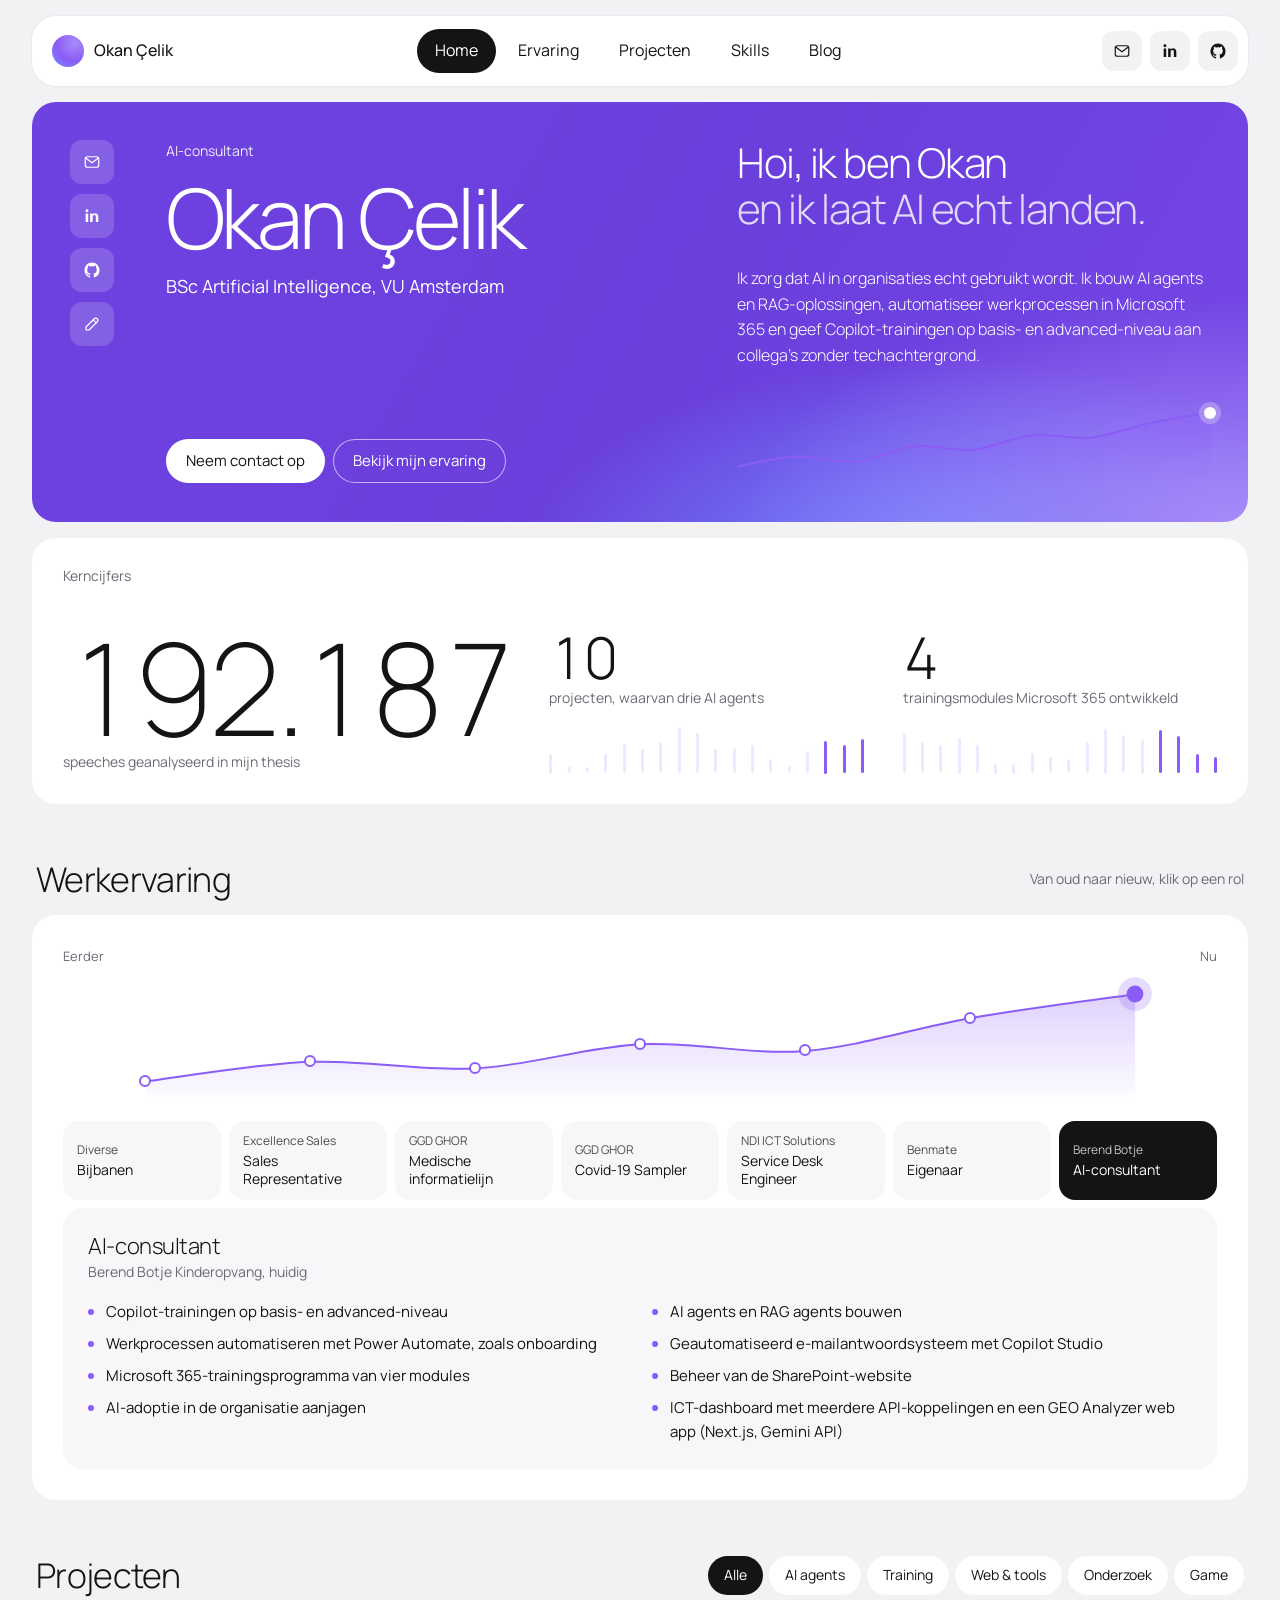
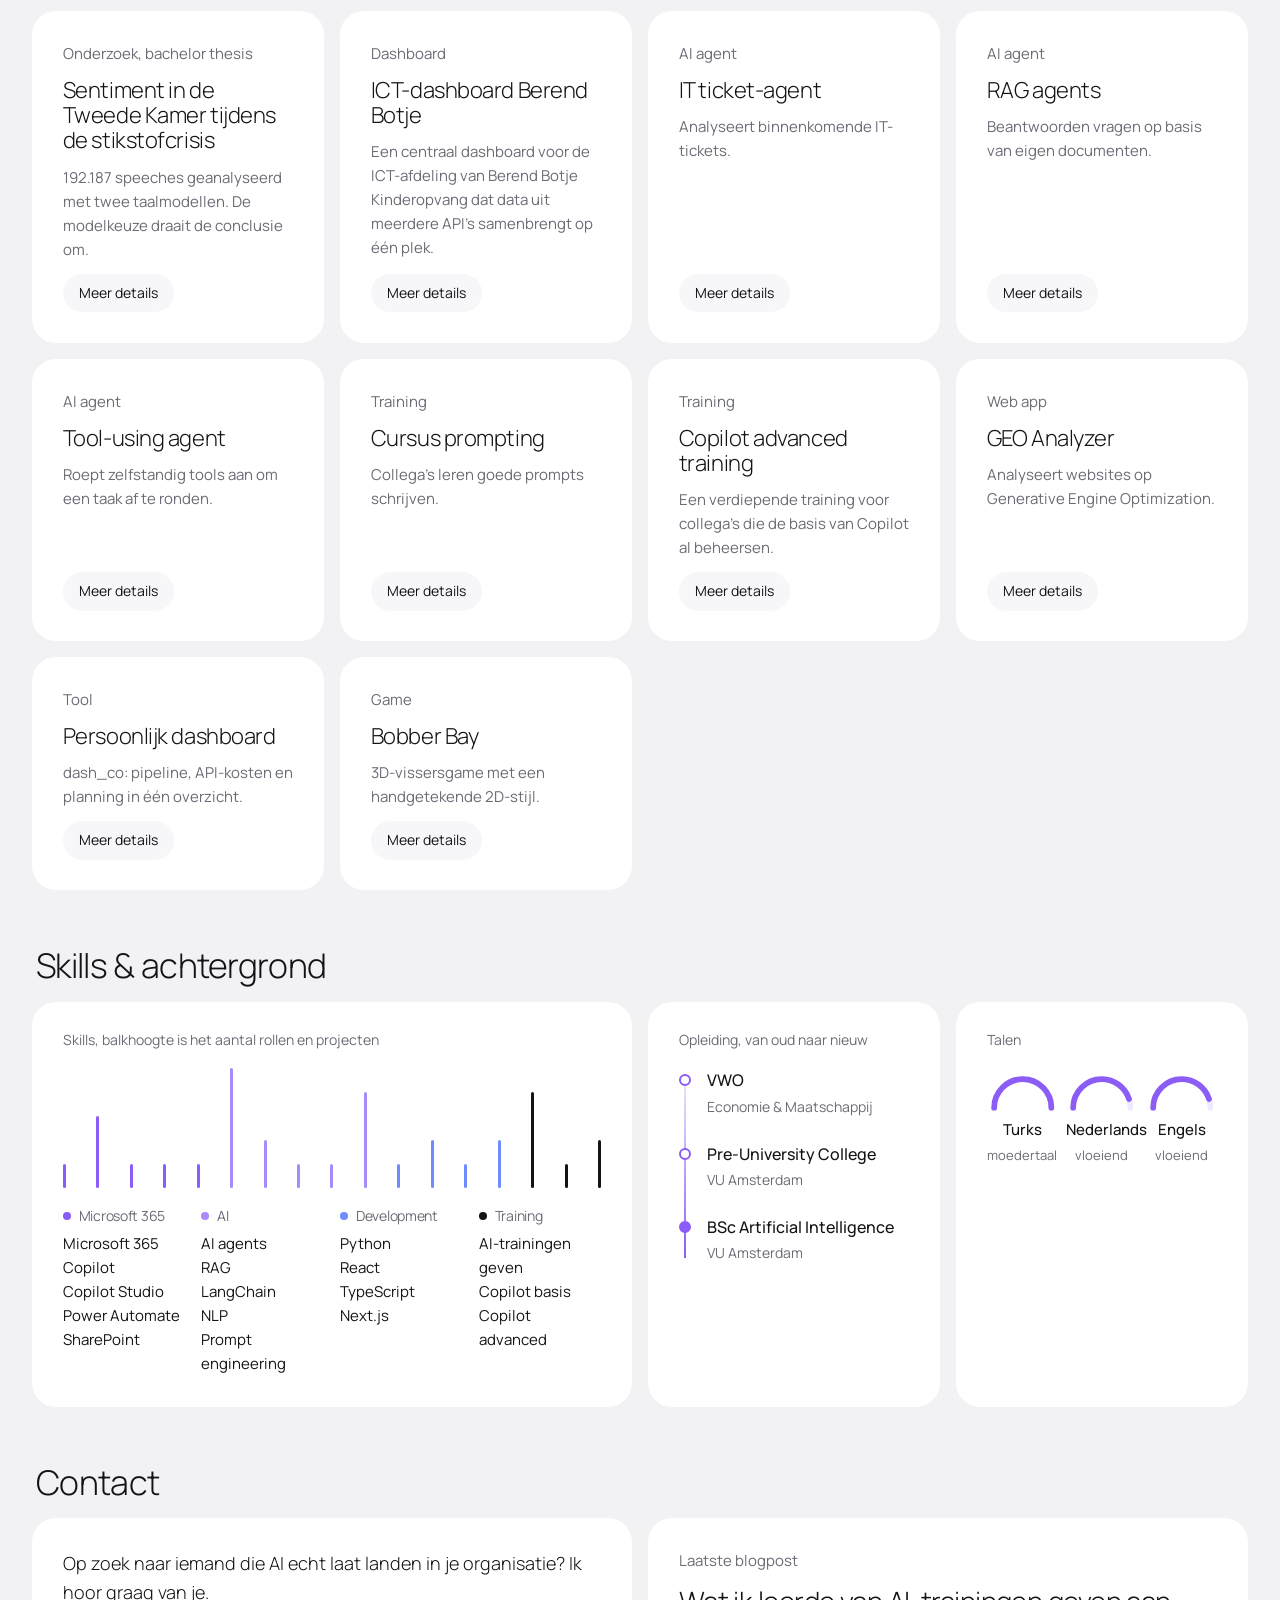
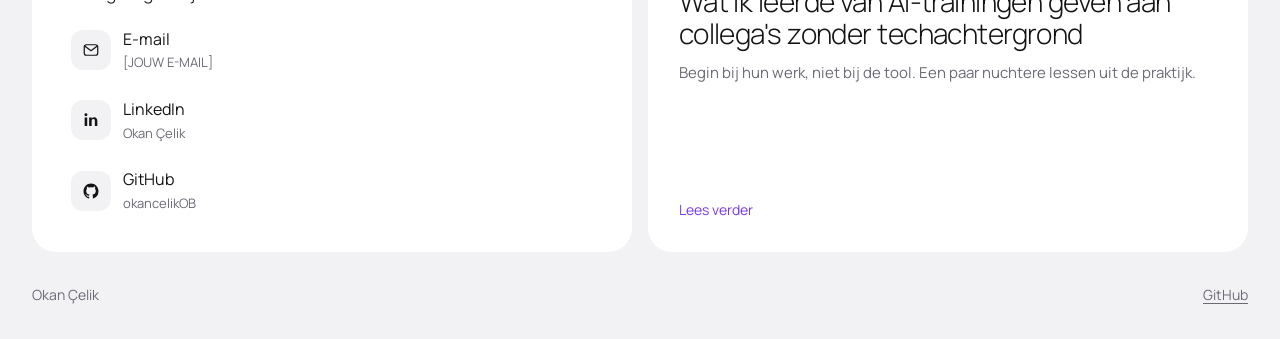
<file: index.html>
<!DOCTYPE html>
<html lang="nl">
<head>
  <meta charset="UTF-8">
  <meta name="viewport" content="width=device-width, initial-scale=1">
  <title>Okan Çelik, AI-consultant</title>
  <meta name="description" content="Okan Çelik, AI-consultant en BSc Artificial Intelligence (VU Amsterdam). Ervaring met AI agents, RAG, Copilot-trainingen en procesautomatisering.">
  <link rel="icon" href="assets/favicon.svg" type="image/svg+xml">
  <link rel="preconnect" href="https://fonts.googleapis.com">
  <link rel="preconnect" href="https://fonts.gstatic.com" crossorigin>
  <link href="https://fonts.googleapis.com/css2?family=Manrope:wght@200;300;400;500&display=swap" rel="stylesheet">
  <link rel="stylesheet" href="style.css">
  <script src="script.js" defer></script>
</head>
<body>
<a class="skip-link" href="#main">Naar de inhoud</a>

<div class="wrap">
  <header class="site-header">
    <a class="logo" href="index.html"><span class="logo-mark" aria-hidden="true"></span>Okan Çelik</a>
    <nav class="nav" aria-label="Hoofdnavigatie">
      <ul>
        <li><a href="index.html#overzicht" aria-current="true">Home</a></li>
        <li><a href="index.html#ervaring">Ervaring</a></li>
        <li><a href="index.html#projecten">Projecten</a></li>
        <li><a href="index.html#skills">Skills</a></li>
        <li><a href="blog/">Blog</a></li>
      </ul>
    </nav>
    <div class="icon-links">
      <!-- INVULLEN: e-mailadres -->
      <a class="icon-btn" href="mailto:[JOUW E-MAIL]" aria-label="E-mail">
        <svg viewBox="0 0 24 24" fill="none" stroke="currentColor" stroke-width="1.6" stroke-linecap="round" stroke-linejoin="round" aria-hidden="true"><rect x="3" y="5" width="18" height="14" rx="3"/><path d="m4 7 8 6 8-6"/></svg>
      </a>
      <!-- INVULLEN: LinkedIn-URL -->
      <a class="icon-btn" href="[JOUW LINKEDIN-URL]" aria-label="LinkedIn">
        <svg viewBox="0 0 24 24" fill="currentColor" aria-hidden="true"><path d="M6.94 8.5H3.56V20h3.38V8.5ZM5.25 3a1.97 1.97 0 1 0 0 3.94 1.97 1.97 0 0 0 0-3.94Zm15.19 10.3c0-3.1-1.66-4.98-4.32-4.98-1.92 0-2.78 1.06-3.26 1.8V8.5H9.5V20h3.38v-6.06c0-1.6.3-3.14 2.28-3.14 1.95 0 1.98 1.82 1.98 3.24V20h3.3v-6.7Z"/></svg>
      </a>
      <a class="icon-btn" href="https://github.com/okancelikOB" aria-label="GitHub">
        <svg viewBox="0 0 24 24" fill="currentColor" aria-hidden="true"><path d="M12 2C6.48 2 2 6.58 2 12.23c0 4.52 2.87 8.35 6.84 9.7.5.1.68-.22.68-.49l-.01-1.73c-2.78.62-3.37-1.37-3.37-1.37-.46-1.18-1.11-1.5-1.11-1.5-.91-.64.07-.62.07-.62 1 .07 1.53 1.06 1.53 1.06.9 1.57 2.35 1.12 2.92.86.09-.67.35-1.12.63-1.38-2.22-.26-4.56-1.14-4.56-5.07 0-1.12.39-2.04 1.03-2.76-.1-.26-.45-1.3.1-2.71 0 0 .84-.28 2.75 1.05A9.36 9.36 0 0 1 12 6.84c.85 0 1.7.12 2.5.34 1.9-1.33 2.74-1.05 2.74-1.05.55 1.41.2 2.45.1 2.71.64.72 1.03 1.64 1.03 2.76 0 3.94-2.34 4.8-4.57 5.06.36.32.68.94.68 1.9l-.01 2.81c0 .27.18.6.69.49A10.26 10.26 0 0 0 22 12.23C22 6.58 17.52 2 12 2Z"/></svg>
      </a>
    </div>
  </header>

  <main id="main">

    <!-- 1. INTRO -->
    <section class="bento" id="overzicht" aria-label="Introductie">
      <div class="panel hero">
        <nav class="hero-rail" aria-label="Snelkoppelingen">
          <!-- INVULLEN: e-mailadres -->
          <a class="icon-btn" href="mailto:[JOUW E-MAIL]" aria-label="E-mail"><svg viewBox="0 0 24 24" fill="none" stroke="currentColor" stroke-width="1.6" stroke-linecap="round" stroke-linejoin="round" aria-hidden="true"><rect x="3" y="5" width="18" height="14" rx="3"/><path d="m4 7 8 6 8-6"/></svg></a>
          <!-- INVULLEN: LinkedIn-URL -->
          <a class="icon-btn" href="[JOUW LINKEDIN-URL]" aria-label="LinkedIn"><svg viewBox="0 0 24 24" fill="currentColor" aria-hidden="true"><path d="M6.94 8.5H3.56V20h3.38V8.5ZM5.25 3a1.97 1.97 0 1 0 0 3.94 1.97 1.97 0 0 0 0-3.94Zm15.19 10.3c0-3.1-1.66-4.98-4.32-4.98-1.92 0-2.78 1.06-3.26 1.8V8.5H9.5V20h3.38v-6.06c0-1.6.3-3.14 2.28-3.14 1.95 0 1.98 1.82 1.98 3.24V20h3.3v-6.7Z"/></svg></a>
          <a class="icon-btn" href="https://github.com/okancelikOB" aria-label="GitHub"><svg viewBox="0 0 24 24" fill="currentColor" aria-hidden="true"><path d="M12 2C6.48 2 2 6.58 2 12.23c0 4.52 2.87 8.35 6.84 9.7.5.1.68-.22.68-.49l-.01-1.73c-2.78.62-3.37-1.37-3.37-1.37-.46-1.18-1.11-1.5-1.11-1.5-.91-.64.07-.62.07-.62 1 .07 1.53 1.06 1.53 1.06.9 1.57 2.35 1.12 2.92.86.09-.67.35-1.12.63-1.38-2.22-.26-4.56-1.14-4.56-5.07 0-1.12.39-2.04 1.03-2.76-.1-.26-.45-1.3.1-2.71 0 0 .84-.28 2.75 1.05A9.36 9.36 0 0 1 12 6.84c.85 0 1.7.12 2.5.34 1.9-1.33 2.74-1.05 2.74-1.05.55 1.41.2 2.45.1 2.71.64.72 1.03 1.64 1.03 2.76 0 3.94-2.34 4.8-4.57 5.06.36.32.68.94.68 1.9l-.01 2.81c0 .27.18.6.69.49A10.26 10.26 0 0 0 22 12.23C22 6.58 17.52 2 12 2Z"/></svg></a>
          <a class="icon-btn" href="blog/" aria-label="Blog"><svg viewBox="0 0 24 24" fill="none" stroke="currentColor" stroke-width="1.6" stroke-linecap="round" stroke-linejoin="round" aria-hidden="true"><path d="M4 20h4L19 9a2.8 2.8 0 0 0-4-4L4 16v4Z"/><path d="m13.5 6.5 4 4"/></svg></a>
        </nav>

        <div class="hero-main">
          <p class="label">AI-consultant</p>
          <h1>Okan Çelik</h1>
          <p class="role">BSc Artificial Intelligence, VU Amsterdam</p>
          <div class="actions">
            <a class="btn btn--lime" href="#contact">Neem contact op</a>
            <a class="btn btn--soft" href="#ervaring">Bekijk mijn ervaring</a>
          </div>
        </div>

        <div class="hero-side">
          <p class="greeting">Hoi, ik ben Okan <span>en ik laat AI echt landen.</span></p>
          <p class="intro">Ik zorg dat AI in organisaties echt gebruikt wordt. Ik bouw AI agents en RAG-oplossingen, automatiseer werkprocessen in Microsoft 365 en geef Copilot-trainingen op basis- en advanced-niveau aan collega's zonder techachtergrond.</p>
          <div class="curve hero-curve" data-curve="0.15,0.3,0.22,0.45,0.4,0.62,0.58,0.8,0.95" aria-hidden="true"></div>
        </div>
      </div>

      <div class="panel keystats">
        <h2 class="label">Kerncijfers</h2>
        <dl>
          <div class="hero-number">
            <dt>speeches geanalyseerd in mijn thesis</dt>
            <dd>192.187</dd>
          </div>
          <div>
            <dt>projecten, waarvan drie AI agents</dt>
            <dd>10</dd>
            <div class="bars" data-bars="18" data-seed="4" data-highlight="3" aria-hidden="true"></div>
          </div>
          <div>
            <dt>trainingsmodules Microsoft 365 ontwikkeld</dt>
            <dd>4</dd>
            <div class="bars" data-bars="18" data-seed="1" data-highlight="4" aria-hidden="true"></div>
          </div>
        </dl>
      </div>
    </section>

    <!-- 2. WERKERVARING: van oud (links) naar nieuw (rechts), zonder jaartallen -->
    <section class="section" id="ervaring" aria-labelledby="ervaring-titel">
      <div class="section-head">
        <h2 class="title" id="ervaring-titel">Werkervaring</h2>
        <p class="sub">Van oud naar nieuw, klik op een rol</p>
      </div>

      <div class="panel tracker" data-tracker>
        <div class="axis" aria-hidden="true"><span>Eerder</span><span>Nu</span></div>
        <div class="curve tracker-chart" data-curve="0.12,0.3,0.24,0.46,0.4,0.7,0.92" data-dots="all" data-spread="center"></div>

        <div class="tracker-steps" role="tablist" aria-label="Rollen, van oud naar nieuw">
          <button role="tab" id="tab-1" aria-controls="rol-1" data-skills=""><span class="org">Diverse</span><span class="role-name">Bijbanen</span></button>
          <button role="tab" id="tab-2" aria-controls="rol-2" data-skills=""><span class="org">Excellence Sales</span><span class="role-name">Sales Representative</span></button>
          <button role="tab" id="tab-3" aria-controls="rol-3" data-skills=""><span class="org">GGD GHOR</span><span class="role-name">Medische informatielijn</span></button>
          <button role="tab" id="tab-4" aria-controls="rol-4" data-skills=""><span class="org">GGD GHOR</span><span class="role-name">Covid-19 Sampler</span></button>
          <button role="tab" id="tab-5" aria-controls="rol-5" data-skills="training"><span class="org">NDI ICT Solutions</span><span class="role-name">Service Desk Engineer</span></button>
          <button role="tab" id="tab-6" aria-controls="rol-6" data-skills="agents langchain react typescript prompt"><span class="org">Benmate</span><span class="role-name">Eigenaar</span></button>
          <button role="tab" id="tab-7" aria-controls="rol-7" data-skills="m365 copilot copilot-basis copilot-advanced copilot-studio power-automate sharepoint agents rag prompt training nextjs"><span class="org">Berend Botje</span><span class="role-name">AI-consultant</span></button>
        </div>

        <div class="tracker-detail" role="tabpanel" id="rol-1" aria-labelledby="tab-1">
          <h3>Eerdere bijbanen</h3>
          <p class="label">Retail en logistiek</p>
          <ul>
            <li>Diverse bijbanen in retail en logistiek</li>
          </ul>
        </div>
        <div class="tracker-detail" role="tabpanel" id="rol-2" aria-labelledby="tab-2">
          <h3>Sales Representative</h3>
          <p class="label">Excellence Sales</p>
          <ul>
            <li>Directe verkoop en klantgesprekken</li>
          </ul>
        </div>
        <div class="tracker-detail" role="tabpanel" id="rol-3" aria-labelledby="tab-3">
          <h3>Medewerker medische informatielijn</h3>
          <p class="label">GGD GHOR</p>
          <ul>
            <li>Telefonisch vragen van burgers beantwoorden</li>
          </ul>
        </div>
        <div class="tracker-detail" role="tabpanel" id="rol-4" aria-labelledby="tab-4">
          <h3>Covid-19 Sampler</h3>
          <p class="label">GGD GHOR</p>
          <ul>
            <li>Afnemen van Covid-19-tests op de testlocatie</li>
          </ul>
        </div>
        <div class="tracker-detail" role="tabpanel" id="rol-5" aria-labelledby="tab-5">
          <h3>Skilled Service Desk Engineer</h3>
          <p class="label">NDI ICT Solutions</p>
          <ul>
            <li>Complexe hardware- en softwareproblemen oplossen</li>
            <li>Remote en on-site support</li>
            <li>Systeemupdates en netwerkverbeteringen</li>
            <li>Incident management</li>
            <li>Onboarding en coaching van nieuwe collega's</li>
            <li>Interne e-learnings over AI</li>
          </ul>
        </div>
        <div class="tracker-detail" role="tabpanel" id="rol-6" aria-labelledby="tab-6">
          <h3>Eigenaar</h3>
          <p class="label">Benmate AI Automation</p>
          <ul>
            <li>AI-gedreven procesautomatisering voor klanten</li>
            <li>Website gebouwd in React, TypeScript en Vite</li>
            <li>AI agents met LangChain en directe API's</li>
          </ul>
        </div>
        <div class="tracker-detail" role="tabpanel" id="rol-7" aria-labelledby="tab-7">
          <h3>AI-consultant</h3>
          <p class="label">Berend Botje Kinderopvang, huidig</p>
          <ul>
            <li>Copilot-trainingen op basis- en advanced-niveau</li>
            <li>AI agents en RAG agents bouwen</li>
            <li>Werkprocessen automatiseren met Power Automate, zoals onboarding</li>
            <li>Geautomatiseerd e-mailantwoordsysteem met Copilot Studio</li>
            <li>Microsoft 365-trainingsprogramma van vier modules</li>
            <li>Beheer van de SharePoint-website</li>
            <li>AI-adoptie in de organisatie aanjagen</li>
            <li>ICT-dashboard met meerdere API-koppelingen en een GEO Analyzer web app (Next.js, Gemini API)</li>
          </ul>
        </div>
      </div>
    </section>

    <!--
      3. PROJECTEN
      data-cat  = categorie voor het filter (agents, training, web, research, game)
      data-skills = skills voor de telling in de skillgrafiek
      Alle kaarten zijn even groot; "Meer details" klapt een kaart open over de volle breedte.
    -->
    <section class="section" id="projecten" aria-labelledby="projecten-titel">
      <div class="section-head">
        <h2 class="title" id="projecten-titel">Projecten</h2>
        <div class="filters" role="group" aria-label="Filter projecten">
          <button class="filter" data-filter="all" aria-pressed="true">Alle</button>
          <button class="filter" data-filter="agents" aria-pressed="false">AI agents</button>
          <button class="filter" data-filter="training" aria-pressed="false">Training</button>
          <button class="filter" data-filter="web" aria-pressed="false">Web &amp; tools</button>
          <button class="filter" data-filter="research" aria-pressed="false">Onderzoek</button>
          <button class="filter" data-filter="game" aria-pressed="false">Game</button>
        </div>
      </div>
      <p class="visually-hidden" role="status" aria-live="polite" data-filter-status></p>

      <div class="bento projects">

        <article class="panel project" id="p-thesis" data-cat="research" data-skills="nlp python">
          <p class="label">Onderzoek, bachelor thesis</p>
          <h3 class="title">Sentiment in de Tweede Kamer tijdens de stikstofcrisis</h3>
          <p>192.187 speeches geanalyseerd met twee taalmodellen. De modelkeuze draait de conclusie om.</p>
          <div class="project-more" id="more-thesis">
            <p><em>Sentiment Shifts in the Dutch Parliament During the Nitrogen Crisis.</em> Ik heb het sentiment in Tweede Kamer-speeches gemeten met ParlaSent en RobBERT, en met een Random Forest en SHAP onderzocht welke factoren de verschillen verklaren.</p>
            <div class="diverge" role="img" aria-label="Sentimentverschuiving per model: ParlaSent min 0,089, RobBERT plus 0,005">
              <div class="diverge-row"><span>ParlaSent</span><div class="diverge-track"><span class="diverge-bar neg" style="width:44.5%"></span></div><span class="val">−0.089</span></div>
              <div class="diverge-row"><span>RobBERT</span><div class="diverge-track"><span class="diverge-bar pos" style="width:2.5%"></span></div><span class="val">+0.005</span></div>
            </div>
            <p class="tech">ParlaSent, RobBERT, Random Forest, SHAP en Python</p>
          </div>
          <button class="more-btn" aria-expanded="false" aria-controls="more-thesis">Meer details</button>
        </article>

        <!-- INVULLEN: welke informatie het dashboard toont, welke API's het koppelt en welke technieken je gebruikte -->
        <article class="panel project" data-cat="web" data-skills="">
          <p class="label">Dashboard</p>
          <h3 class="title">ICT-dashboard Berend Botje</h3>
          <p>Een centraal dashboard voor de ICT-afdeling van Berend Botje Kinderopvang dat data uit meerdere API's samenbrengt op één plek.</p>
          <div class="project-more" id="more-ict">
            <p>Wat het toont en welke koppelingen het gebruikt: [VUL IN: welke API's en wat je erop ziet]</p>
            <p class="tech">Dashboard, API-integraties, [VUL IN: technieken, bijv. Next.js of Python]</p>
          </div>
          <button class="more-btn" aria-expanded="false" aria-controls="more-ict">Meer details</button>
        </article>

        <!-- AANVULLEN: wat doet de agent precies, met welke tools, wat leverde het op -->
        <article class="panel project" data-cat="agents" data-skills="agents">
          <p class="label">AI agent</p>
          <h3 class="title">IT ticket-agent</h3>
          <p>Analyseert binnenkomende IT-tickets.</p>
          <div class="project-more" id="more-ticket">
            <p>De agent leest IT-tickets en analyseert de inhoud, zodat de service desk sneller ziet waar een ticket over gaat.</p>
          </div>
          <button class="more-btn" aria-expanded="false" aria-controls="more-ticket">Meer details</button>
        </article>

        <!-- AANVULLEN: welke bronnen, welke tooling, voor wie -->
        <article class="panel project" data-cat="agents" data-skills="agents rag">
          <p class="label">AI agent</p>
          <h3 class="title">RAG agents</h3>
          <p>Beantwoorden vragen op basis van eigen documenten.</p>
          <div class="project-more" id="more-rag">
            <p>Met Retrieval-Augmented Generation zoekt de agent eerst de relevante stukken in de eigen documenten op en baseert hij zijn antwoord daarop, in plaats van op algemene kennis.</p>
          </div>
          <button class="more-btn" aria-expanded="false" aria-controls="more-rag">Meer details</button>
        </article>

        <!-- AANVULLEN: welke tools kan de agent gebruiken, wat lost het op -->
        <article class="panel project" data-cat="agents" data-skills="agents">
          <p class="label">AI agent</p>
          <h3 class="title">Tool-using agent</h3>
          <p>Roept zelfstandig tools aan om een taak af te ronden.</p>
          <div class="project-more" id="more-tools">
            <p>In plaats van alleen tekst te genereren, kiest de agent zelf welke tool of API hij nodig heeft, voert die uit en gebruikt het resultaat in de volgende stap.</p>
          </div>
          <button class="more-btn" aria-expanded="false" aria-controls="more-tools">Meer details</button>
        </article>

        <!-- AANVULLEN: voor wie, hoeveel sessies, wat leerden deelnemers -->
        <article class="panel project" data-cat="training" data-skills="prompt training copilot">
          <p class="label">Training</p>
          <h3 class="title">Cursus prompting</h3>
          <p>Collega's leren goede prompts schrijven.</p>
          <div class="project-more" id="more-cursus">
            <p>Praktisch opgezet: deelnemers oefenen met taken uit hun eigen werk en leren een prompt opbouwen uit rol, taak, doelgroep en vorm.</p>
            <p><a href="blog/posts/wat-ik-leerde-van-ai-trainingen.html">Lees wat ik leerde van het geven van AI-trainingen</a></p>
          </div>
          <button class="more-btn" aria-expanded="false" aria-controls="more-cursus">Meer details</button>
        </article>

        <!-- AANVULLEN: onderwerpen van de training, voor wie, hoeveel sessies -->
        <article class="panel project" data-cat="training" data-skills="copilot copilot-advanced training prompt">
          <p class="label">Training</p>
          <h3 class="title">Copilot advanced training</h3>
          <p>Een verdiepende training voor collega's die de basis van Copilot al beheersen.</p>
          <div class="project-more" id="more-copilot-adv">
            <p>Het vervolg op de Copilot basistraining. Deelnemers die de basis al beheersen gaan een stap verder met Copilot in hun eigen werk.</p>
          </div>
          <button class="more-btn" aria-expanded="false" aria-controls="more-copilot-adv">Meer details</button>
        </article>

        <article class="panel project" data-cat="web" data-skills="nextjs react">
          <p class="label">Web app</p>
          <h3 class="title">GEO Analyzer</h3>
          <p>Analyseert websites op Generative Engine Optimization.</p>
          <div class="project-more" id="more-geo">
            <p>De app beoordeelt hoe goed een website te begrijpen is voor AI-zoekmachines en generatieve modellen.</p>
            <p class="tech">Next.js en Gemini API</p>
          </div>
          <button class="more-btn" aria-expanded="false" aria-controls="more-geo">Meer details</button>
        </article>

        <article class="panel project" data-cat="web" data-skills="">
          <p class="label">Tool</p>
          <h3 class="title">Persoonlijk dashboard</h3>
          <p>dash_co: pipeline, API-kosten en planning in één overzicht.</p>
          <div class="project-more" id="more-dash">
            <p>Eén plek voor lopend werk, de kosten van de AI-API's die ik gebruik en mijn planning.</p>
          </div>
          <button class="more-btn" aria-expanded="false" aria-controls="more-dash">Meer details</button>
        </article>

        <article class="panel project" data-cat="game" data-skills="">
          <p class="label">Game</p>
          <h3 class="title">Bobber Bay</h3>
          <p>3D-vissersgame met een handgetekende 2D-stijl.</p>
          <div class="project-more" id="more-bobber">
            <p>Een hobbyproject waarin ik 3D-rendering combineer met een handgetekende 2D-look.</p>
            <p class="tech">three.js</p>
          </div>
          <button class="more-btn" aria-expanded="false" aria-controls="more-bobber">Meer details</button>
        </article>

      </div>
    </section>

    <!-- 4. SKILLS & ACHTERGROND -->
    <section class="section" id="skills" aria-labelledby="skills-titel">
      <div class="section-head">
        <h2 class="title" id="skills-titel">Skills &amp; achtergrond</h2>
      </div>
      <div class="bento">
        <div class="panel span-6">
          <h3 class="label">Skills, balkhoogte is het aantal rollen en projecten</h3>
          <!-- De balken worden door script.js berekend uit de data-skills van rollen en projecten -->
          <div class="bars skill-chart" aria-hidden="true"></div>
          <div class="skill-groups">
            <div>
              <h4 style="--c:var(--violet)">Microsoft 365</h4>
              <ul>
                <li data-skill="m365">Microsoft 365</li>
                <li data-skill="copilot">Copilot</li>
                <li data-skill="copilot-studio">Copilot Studio</li>
                <li data-skill="power-automate">Power Automate</li>
                <li data-skill="sharepoint">SharePoint</li>
              </ul>
            </div>
            <div>
              <h4 style="--c:var(--lavender)">AI</h4>
              <ul>
                <li data-skill="agents">AI agents</li>
                <li data-skill="rag">RAG</li>
                <li data-skill="langchain">LangChain</li>
                <li data-skill="nlp">NLP</li>
                <li data-skill="prompt">Prompt engineering</li>
              </ul>
            </div>
            <div>
              <h4 style="--c:var(--blue)">Development</h4>
              <ul>
                <li data-skill="python">Python</li>
                <li data-skill="react">React</li>
                <li data-skill="typescript">TypeScript</li>
                <li data-skill="nextjs">Next.js</li>
              </ul>
            </div>
            <div>
              <h4 style="--c:var(--ink)">Training</h4>
              <ul>
                <li data-skill="training">AI-trainingen geven</li>
                <li data-skill="copilot-basis">Copilot basis</li>
                <li data-skill="copilot-advanced">Copilot advanced</li>
              </ul>
            </div>
          </div>
        </div>

        <div class="panel span-3">
          <h3 class="label">Opleiding, van oud naar nieuw</h3>
          <ol class="steps">
            <li><strong>VWO</strong><span class="sub">Economie &amp; Maatschappij</span></li>
            <li><strong>Pre-University College</strong><span class="sub">VU Amsterdam</span></li>
            <li><strong>BSc Artificial Intelligence</strong><span class="sub">VU Amsterdam</span></li>
          </ol>
        </div>

        <div class="panel span-3">
          <h3 class="label">Talen</h3>
<ul class="meters">
            <li class="meter">
              <svg viewBox="0 0 100 56" aria-hidden="true"><path class="meter-track" d="M10 50 A40 40 0 0 1 90 50" pathLength="100"/><path class="meter-fill" d="M10 50 A40 40 0 0 1 90 50" pathLength="100" style="--fill:100"/></svg>
              <strong>Turks</strong><span>moedertaal</span>
            </li>
            <li class="meter">
              <svg viewBox="0 0 100 56" aria-hidden="true"><path class="meter-track" d="M10 50 A40 40 0 0 1 90 50" pathLength="100"/><path class="meter-fill" d="M10 50 A40 40 0 0 1 90 50" pathLength="100" style="--fill:90"/></svg>
              <strong>Nederlands</strong><span>vloeiend</span>
            </li>
            <li class="meter">
              <svg viewBox="0 0 100 56" aria-hidden="true"><path class="meter-track" d="M10 50 A40 40 0 0 1 90 50" pathLength="100"/><path class="meter-fill" d="M10 50 A40 40 0 0 1 90 50" pathLength="100" style="--fill:90"/></svg>
              <strong>Engels</strong><span>vloeiend</span>
            </li>
          </ul>
        </div>
      </div>
    </section>

    <!-- 5. CONTACT -->
    <section class="section" id="contact" aria-labelledby="contact-titel">
      <div class="section-head">
        <h2 class="title" id="contact-titel">Contact</h2>
      </div>
      <div class="bento">
        <div class="panel span-6 contact">
          <p class="lead-text">Op zoek naar iemand die AI echt laat landen in je organisatie? Ik hoor graag van je.</p>
          <ul class="contact-list">
            <!-- INVULLEN: e-mailadres -->
            <li><a href="mailto:[JOUW E-MAIL]"><span class="icon-btn" aria-hidden="true"><svg viewBox="0 0 24 24" fill="none" stroke="currentColor" stroke-width="1.6" stroke-linecap="round" stroke-linejoin="round"><rect x="3" y="5" width="18" height="14" rx="3"/><path d="m4 7 8 6 8-6"/></svg></span><span>E-mail<small>[JOUW E-MAIL]</small></span></a></li>
            <!-- INVULLEN: LinkedIn-URL -->
            <li><a href="[JOUW LINKEDIN-URL]"><span class="icon-btn" aria-hidden="true"><svg viewBox="0 0 24 24" fill="currentColor"><path d="M6.94 8.5H3.56V20h3.38V8.5ZM5.25 3a1.97 1.97 0 1 0 0 3.94 1.97 1.97 0 0 0 0-3.94Zm15.19 10.3c0-3.1-1.66-4.98-4.32-4.98-1.92 0-2.78 1.06-3.26 1.8V8.5H9.5V20h3.38v-6.06c0-1.6.3-3.14 2.28-3.14 1.95 0 1.98 1.82 1.98 3.24V20h3.3v-6.7Z"/></svg></span><span>LinkedIn<small>Okan Çelik</small></span></a></li>
            <li><a href="https://github.com/okancelikOB"><span class="icon-btn" aria-hidden="true"><svg viewBox="0 0 24 24" fill="currentColor"><path d="M12 2C6.48 2 2 6.58 2 12.23c0 4.52 2.87 8.35 6.84 9.7.5.1.68-.22.68-.49l-.01-1.73c-2.78.62-3.37-1.37-3.37-1.37-.46-1.18-1.11-1.5-1.11-1.5-.91-.64.07-.62.07-.62 1 .07 1.53 1.06 1.53 1.06.9 1.57 2.35 1.12 2.92.86.09-.67.35-1.12.63-1.38-2.22-.26-4.56-1.14-4.56-5.07 0-1.12.39-2.04 1.03-2.76-.1-.26-.45-1.3.1-2.71 0 0 .84-.28 2.75 1.05A9.36 9.36 0 0 1 12 6.84c.85 0 1.7.12 2.5.34 1.9-1.33 2.74-1.05 2.74-1.05.55 1.41.2 2.45.1 2.71.64.72 1.03 1.64 1.03 2.76 0 3.94-2.34 4.8-4.57 5.06.36.32.68.94.68 1.9l-.01 2.81c0 .27.18.6.69.49A10.26 10.26 0 0 0 22 12.23C22 6.58 17.52 2 12 2Z"/></svg></span><span>GitHub<small>okancelikOB</small></span></a></li>
          </ul>
        </div>

        <!-- Werk deze kaart bij als je een nieuwe post plaatst -->
        <article class="panel span-6 card-link">
          <p class="label">Laatste blogpost</p>
          <h3 class="title"><a href="blog/posts/wat-ik-leerde-van-ai-trainingen.html">Wat ik leerde van AI-trainingen geven aan collega's zonder techachtergrond</a></h3>
          <p>Begin bij hun werk, niet bij de tool. Een paar nuchtere lessen uit de praktijk.</p>
          <span class="more" aria-hidden="true">Lees verder</span>
        </article>
      </div>
    </section>

  </main>

  <footer class="site-footer">
    <span>Okan Çelik</span>
    <a href="https://github.com/okancelikOB">GitHub</a>
  </footer>
</div>
</body>
</html>
</file>
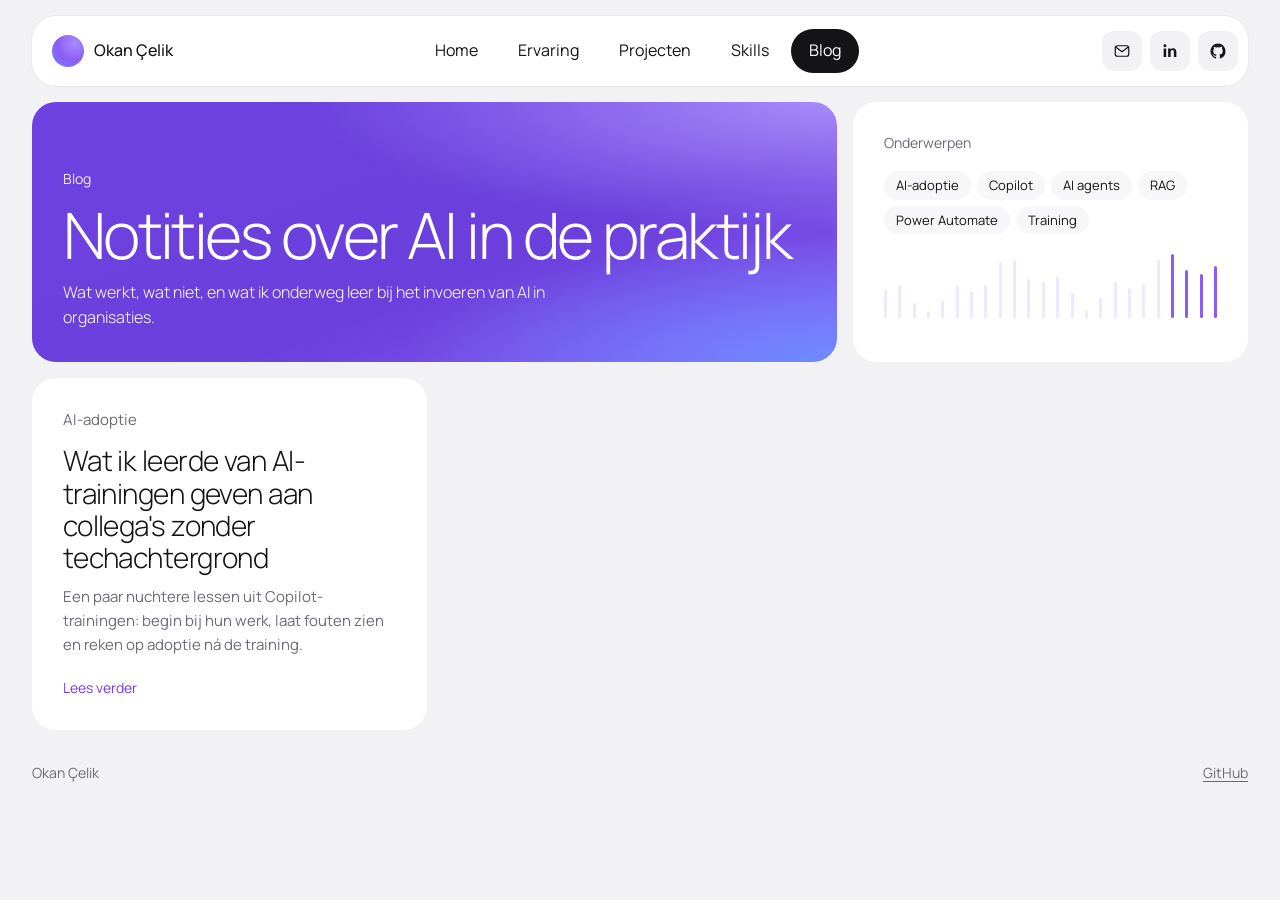
<file: blog/index.html>
<!DOCTYPE html>
<html lang="nl">
<head>
  <meta charset="UTF-8">
  <meta name="viewport" content="width=device-width, initial-scale=1">
  <title>Blog | Okan Çelik</title>
  <meta name="description" content="Notities van Okan Çelik over AI in de praktijk: adoptie, Copilot, agents en automatisering.">
  <link rel="icon" href="../assets/favicon.svg" type="image/svg+xml">
  <link rel="preconnect" href="https://fonts.googleapis.com">
  <link rel="preconnect" href="https://fonts.gstatic.com" crossorigin>
  <link href="https://fonts.googleapis.com/css2?family=Manrope:wght@200;300;400;500&display=swap" rel="stylesheet">
  <link rel="stylesheet" href="../style.css">
  <script src="../script.js" defer></script>
</head>
<body>
<a class="skip-link" href="#main">Naar de inhoud</a>

<div class="wrap">
  <header class="site-header">
    <a class="logo" href="../index.html"><span class="logo-mark" aria-hidden="true"></span>Okan Çelik</a>
    <nav class="nav" aria-label="Hoofdnavigatie">
      <ul>
        <li><a href="../index.html#overzicht">Home</a></li>
        <li><a href="../index.html#ervaring">Ervaring</a></li>
        <li><a href="../index.html#projecten">Projecten</a></li>
        <li><a href="../index.html#skills">Skills</a></li>
        <li><a href="../blog/" aria-current="page">Blog</a></li>
      </ul>
    </nav>
    <div class="icon-links">
      <!-- INVULLEN: e-mailadres -->
      <a class="icon-btn" href="mailto:[JOUW E-MAIL]" aria-label="E-mail">
        <svg viewBox="0 0 24 24" fill="none" stroke="currentColor" stroke-width="1.6" stroke-linecap="round" stroke-linejoin="round" aria-hidden="true"><rect x="3" y="5" width="18" height="14" rx="3"/><path d="m4 7 8 6 8-6"/></svg>
      </a>
      <!-- INVULLEN: LinkedIn-URL -->
      <a class="icon-btn" href="[JOUW LINKEDIN-URL]" aria-label="LinkedIn">
        <svg viewBox="0 0 24 24" fill="currentColor" aria-hidden="true"><path d="M6.94 8.5H3.56V20h3.38V8.5ZM5.25 3a1.97 1.97 0 1 0 0 3.94 1.97 1.97 0 0 0 0-3.94Zm15.19 10.3c0-3.1-1.66-4.98-4.32-4.98-1.92 0-2.78 1.06-3.26 1.8V8.5H9.5V20h3.38v-6.06c0-1.6.3-3.14 2.28-3.14 1.95 0 1.98 1.82 1.98 3.24V20h3.3v-6.7Z"/></svg>
      </a>
      <a class="icon-btn" href="https://github.com/okancelikOB" aria-label="GitHub">
        <svg viewBox="0 0 24 24" fill="currentColor" aria-hidden="true"><path d="M12 2C6.48 2 2 6.58 2 12.23c0 4.52 2.87 8.35 6.84 9.7.5.1.68-.22.68-.49l-.01-1.73c-2.78.62-3.37-1.37-3.37-1.37-.46-1.18-1.11-1.5-1.11-1.5-.91-.64.07-.62.07-.62 1 .07 1.53 1.06 1.53 1.06.9 1.57 2.35 1.12 2.92.86.09-.67.35-1.12.63-1.38-2.22-.26-4.56-1.14-4.56-5.07 0-1.12.39-2.04 1.03-2.76-.1-.26-.45-1.3.1-2.71 0 0 .84-.28 2.75 1.05A9.36 9.36 0 0 1 12 6.84c.85 0 1.7.12 2.5.34 1.9-1.33 2.74-1.05 2.74-1.05.55 1.41.2 2.45.1 2.71.64.72 1.03 1.64 1.03 2.76 0 3.94-2.34 4.8-4.57 5.06.36.32.68.94.68 1.9l-.01 2.81c0 .27.18.6.69.49A10.26 10.26 0 0 0 22 12.23C22 6.58 17.52 2 12 2Z"/></svg>
      </a>
    </div>
  </header>
  <main id="main" class="bento">

    <section class="panel blog-hero span-8" aria-labelledby="blog-titel">
      <p class="label">Blog</p>
      <h1 id="blog-titel">Notities over AI in de praktijk</h1>
      <p>Wat werkt, wat niet, en wat ik onderweg leer bij het invoeren van AI in organisaties.</p>
    </section>

    <section class="panel span-4" aria-labelledby="onderwerpen">
      <p class="label" id="onderwerpen">Onderwerpen</p>
      <div class="chips" style="margin-top:16px">
        <span class="chip">AI-adoptie</span>
        <span class="chip">Copilot</span>
        <span class="chip">AI agents</span>
        <span class="chip">RAG</span>
        <span class="chip">Power Automate</span>
        <span class="chip">Training</span>
      </div>
      <div class="bars" data-bars="24" data-seed="3" data-highlight="4" aria-hidden="true"></div>
    </section>

    <!-- POSTS: nieuwste bovenaan. Kopieer een <article> om een post toe te voegen. -->
    <article class="panel span-4 card-link">
      <p class="label">AI-adoptie</p>
      <h2 class="title"><a href="posts/wat-ik-leerde-van-ai-trainingen.html">Wat ik leerde van AI-trainingen geven aan collega's zonder techachtergrond</a></h2>
      <p>Een paar nuchtere lessen uit Copilot-trainingen: begin bij hun werk, laat fouten zien en reken op adoptie ná de training.</p>
      <span class="more" aria-hidden="true">Lees verder</span>
    </article>

  </main>

  <footer class="site-footer">
    <span>Okan Çelik</span>
    <a href="https://github.com/okancelikOB">GitHub</a>
  </footer>
</div>
</body>
</html>
</file>
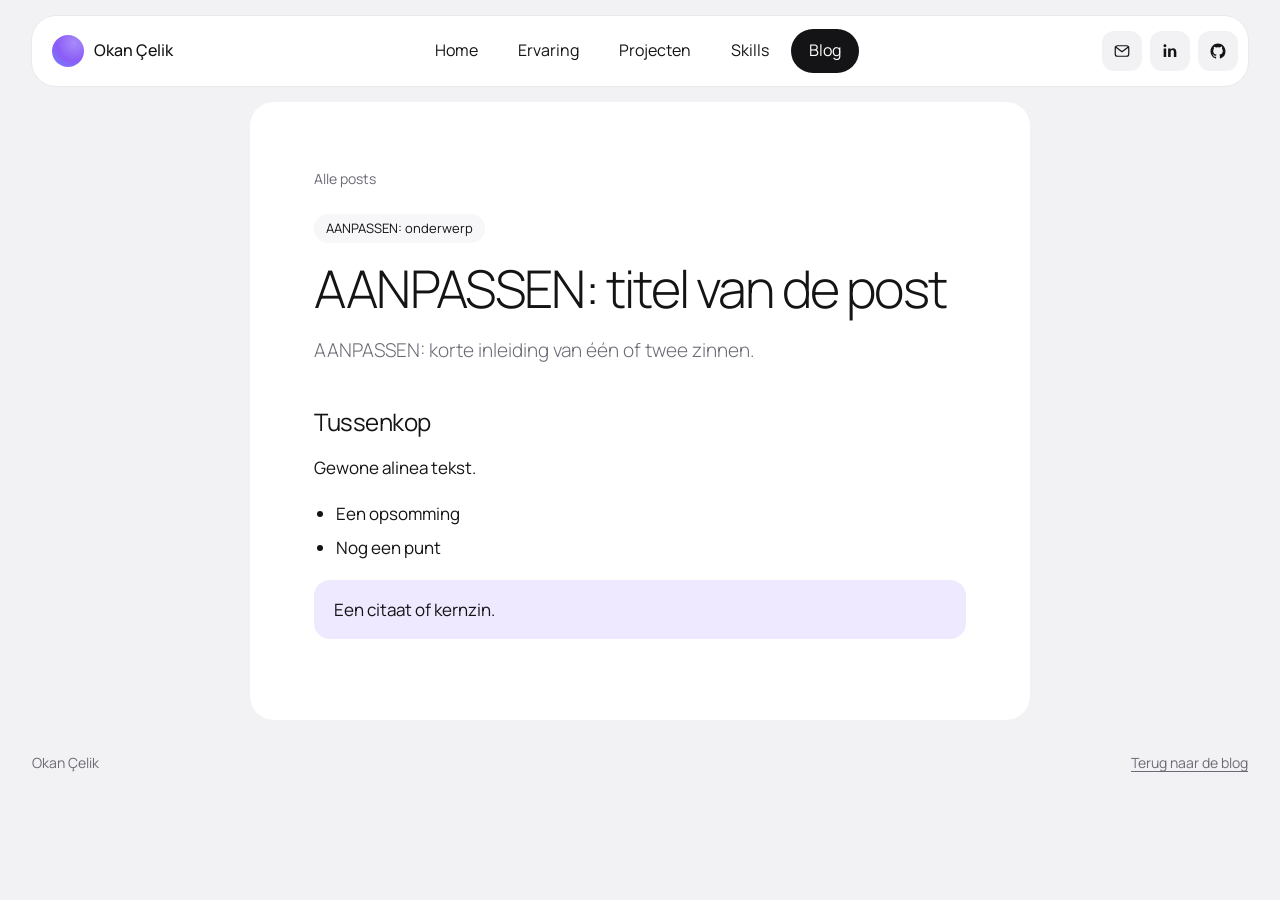
<file: blog/posts/post-template.html>
<!DOCTYPE html>
<!--
  TEMPLATE VOOR EEN NIEUWE BLOGPOST
  1. Kopieer dit bestand in blog/posts/ en geef het een korte naam, bv. mijn-nieuwe-post.html
     (kleine letters, koppeltekens, geen spaties).
  2. Pas alles aan waar "AANPASSEN" staat.
  3. Haal de regel <meta name="robots" ...> hieronder weg.
  4. Voeg een kaart toe in blog/index.html (en werk eventueel "Laatste blogpost" op index.html bij).
  Afbeeldingen zet je in assets/ en gebruik je zo:
  <img src="../../assets/mijn-afbeelding.jpg" alt="Beschrijf wat er op de afbeelding staat">
-->
<html lang="nl">
<head>
  <meta charset="UTF-8">
  <meta name="viewport" content="width=device-width, initial-scale=1">
  <meta name="robots" content="noindex">
  <title>AANPASSEN: titel van de post | Okan Çelik</title>
  <meta name="description" content="AANPASSEN: één zin samenvatting voor zoekmachines.">
  <link rel="icon" href="../../assets/favicon.svg" type="image/svg+xml">
  <link rel="preconnect" href="https://fonts.googleapis.com">
  <link rel="preconnect" href="https://fonts.gstatic.com" crossorigin>
  <link href="https://fonts.googleapis.com/css2?family=Manrope:wght@200;300;400;500&display=swap" rel="stylesheet">
  <link rel="stylesheet" href="../../style.css">
</head>
<body>
<a class="skip-link" href="#main">Naar de inhoud</a>

<div class="wrap">
  <header class="site-header">
    <a class="logo" href="../../index.html"><span class="logo-mark" aria-hidden="true"></span>Okan Çelik</a>
    <nav class="nav" aria-label="Hoofdnavigatie">
      <ul>
        <li><a href="../../index.html#overzicht">Home</a></li>
        <li><a href="../../index.html#ervaring">Ervaring</a></li>
        <li><a href="../../index.html#projecten">Projecten</a></li>
        <li><a href="../../index.html#skills">Skills</a></li>
        <li><a href="../../blog/" aria-current="page">Blog</a></li>
      </ul>
    </nav>
    <div class="icon-links">
      <!-- INVULLEN: e-mailadres -->
      <a class="icon-btn" href="mailto:[JOUW E-MAIL]" aria-label="E-mail">
        <svg viewBox="0 0 24 24" fill="none" stroke="currentColor" stroke-width="1.6" stroke-linecap="round" stroke-linejoin="round" aria-hidden="true"><rect x="3" y="5" width="18" height="14" rx="3"/><path d="m4 7 8 6 8-6"/></svg>
      </a>
      <!-- INVULLEN: LinkedIn-URL -->
      <a class="icon-btn" href="[JOUW LINKEDIN-URL]" aria-label="LinkedIn">
        <svg viewBox="0 0 24 24" fill="currentColor" aria-hidden="true"><path d="M6.94 8.5H3.56V20h3.38V8.5ZM5.25 3a1.97 1.97 0 1 0 0 3.94 1.97 1.97 0 0 0 0-3.94Zm15.19 10.3c0-3.1-1.66-4.98-4.32-4.98-1.92 0-2.78 1.06-3.26 1.8V8.5H9.5V20h3.38v-6.06c0-1.6.3-3.14 2.28-3.14 1.95 0 1.98 1.82 1.98 3.24V20h3.3v-6.7Z"/></svg>
      </a>
      <a class="icon-btn" href="https://github.com/okancelikOB" aria-label="GitHub">
        <svg viewBox="0 0 24 24" fill="currentColor" aria-hidden="true"><path d="M12 2C6.48 2 2 6.58 2 12.23c0 4.52 2.87 8.35 6.84 9.7.5.1.68-.22.68-.49l-.01-1.73c-2.78.62-3.37-1.37-3.37-1.37-.46-1.18-1.11-1.5-1.11-1.5-.91-.64.07-.62.07-.62 1 .07 1.53 1.06 1.53 1.06.9 1.57 2.35 1.12 2.92.86.09-.67.35-1.12.63-1.38-2.22-.26-4.56-1.14-4.56-5.07 0-1.12.39-2.04 1.03-2.76-.1-.26-.45-1.3.1-2.71 0 0 .84-.28 2.75 1.05A9.36 9.36 0 0 1 12 6.84c.85 0 1.7.12 2.5.34 1.9-1.33 2.74-1.05 2.74-1.05.55 1.41.2 2.45.1 2.71.64.72 1.03 1.64 1.03 2.76 0 3.94-2.34 4.8-4.57 5.06.36.32.68.94.68 1.9l-.01 2.81c0 .27.18.6.69.49A10.26 10.26 0 0 0 22 12.23C22 6.58 17.52 2 12 2Z"/></svg>
      </a>
    </div>
  </header>
  <main id="main">
    <article class="panel article">
      <a class="back" href="../">Alle posts</a>
      <p><span class="chip">AANPASSEN: onderwerp</span></p>
      <h1>AANPASSEN: titel van de post</h1>
      <p class="lead">AANPASSEN: korte inleiding van één of twee zinnen.</p>

      <div class="prose">
        <h2>Tussenkop</h2>
        <p>Gewone alinea tekst.</p>

        <ul>
          <li>Een opsomming</li>
          <li>Nog een punt</li>
        </ul>

        <blockquote>Een citaat of kernzin.</blockquote>
      </div>
    </article>
  </main>

  <footer class="site-footer">
    <span>Okan Çelik</span>
    <a href="../">Terug naar de blog</a>
  </footer>
</div>
</body>
</html>
</file>
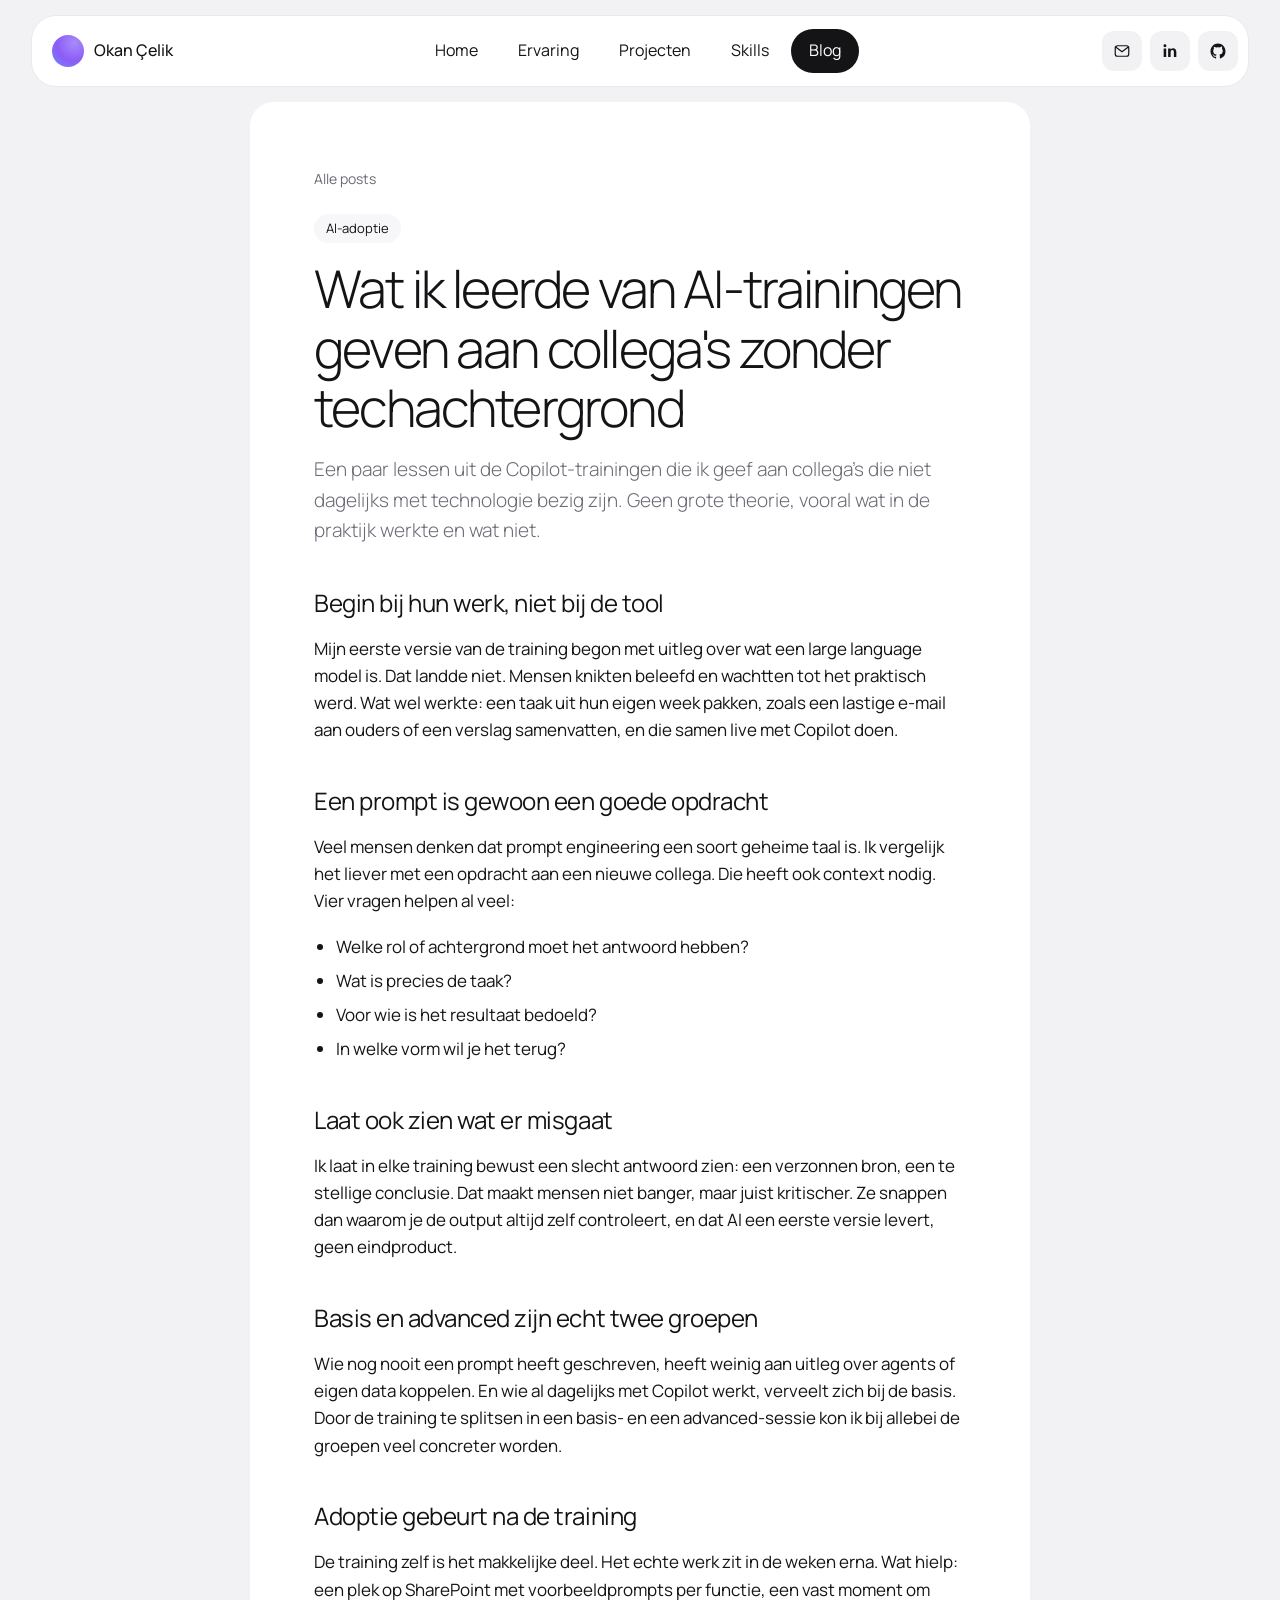
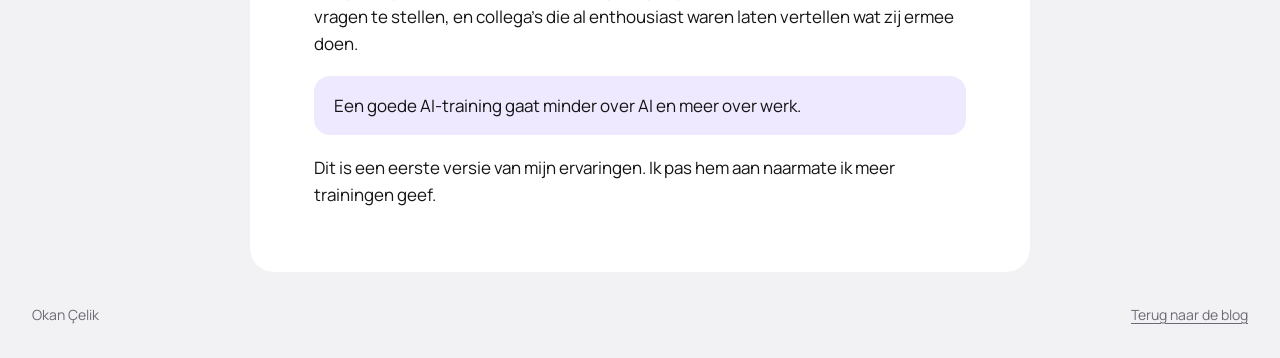
<file: blog/posts/wat-ik-leerde-van-ai-trainingen.html>
<!DOCTYPE html>
<html lang="nl">
<head>
  <meta charset="UTF-8">
  <meta name="viewport" content="width=device-width, initial-scale=1">
  <title>Wat ik leerde van AI-trainingen geven aan collega's zonder techachtergrond | Okan Çelik</title>
  <meta name="description" content="Nuchtere lessen uit Copilot-trainingen voor collega's zonder techachtergrond.">
  <link rel="icon" href="../../assets/favicon.svg" type="image/svg+xml">
  <link rel="preconnect" href="https://fonts.googleapis.com">
  <link rel="preconnect" href="https://fonts.gstatic.com" crossorigin>
  <link href="https://fonts.googleapis.com/css2?family=Manrope:wght@200;300;400;500&display=swap" rel="stylesheet">
  <link rel="stylesheet" href="../../style.css">
</head>
<body>
<a class="skip-link" href="#main">Naar de inhoud</a>

<div class="wrap">
  <header class="site-header">
    <a class="logo" href="../../index.html"><span class="logo-mark" aria-hidden="true"></span>Okan Çelik</a>
    <nav class="nav" aria-label="Hoofdnavigatie">
      <ul>
        <li><a href="../../index.html#overzicht">Home</a></li>
        <li><a href="../../index.html#ervaring">Ervaring</a></li>
        <li><a href="../../index.html#projecten">Projecten</a></li>
        <li><a href="../../index.html#skills">Skills</a></li>
        <li><a href="../../blog/" aria-current="page">Blog</a></li>
      </ul>
    </nav>
    <div class="icon-links">
      <!-- INVULLEN: e-mailadres -->
      <a class="icon-btn" href="mailto:[JOUW E-MAIL]" aria-label="E-mail">
        <svg viewBox="0 0 24 24" fill="none" stroke="currentColor" stroke-width="1.6" stroke-linecap="round" stroke-linejoin="round" aria-hidden="true"><rect x="3" y="5" width="18" height="14" rx="3"/><path d="m4 7 8 6 8-6"/></svg>
      </a>
      <!-- INVULLEN: LinkedIn-URL -->
      <a class="icon-btn" href="[JOUW LINKEDIN-URL]" aria-label="LinkedIn">
        <svg viewBox="0 0 24 24" fill="currentColor" aria-hidden="true"><path d="M6.94 8.5H3.56V20h3.38V8.5ZM5.25 3a1.97 1.97 0 1 0 0 3.94 1.97 1.97 0 0 0 0-3.94Zm15.19 10.3c0-3.1-1.66-4.98-4.32-4.98-1.92 0-2.78 1.06-3.26 1.8V8.5H9.5V20h3.38v-6.06c0-1.6.3-3.14 2.28-3.14 1.95 0 1.98 1.82 1.98 3.24V20h3.3v-6.7Z"/></svg>
      </a>
      <a class="icon-btn" href="https://github.com/okancelikOB" aria-label="GitHub">
        <svg viewBox="0 0 24 24" fill="currentColor" aria-hidden="true"><path d="M12 2C6.48 2 2 6.58 2 12.23c0 4.52 2.87 8.35 6.84 9.7.5.1.68-.22.68-.49l-.01-1.73c-2.78.62-3.37-1.37-3.37-1.37-.46-1.18-1.11-1.5-1.11-1.5-.91-.64.07-.62.07-.62 1 .07 1.53 1.06 1.53 1.06.9 1.57 2.35 1.12 2.92.86.09-.67.35-1.12.63-1.38-2.22-.26-4.56-1.14-4.56-5.07 0-1.12.39-2.04 1.03-2.76-.1-.26-.45-1.3.1-2.71 0 0 .84-.28 2.75 1.05A9.36 9.36 0 0 1 12 6.84c.85 0 1.7.12 2.5.34 1.9-1.33 2.74-1.05 2.74-1.05.55 1.41.2 2.45.1 2.71.64.72 1.03 1.64 1.03 2.76 0 3.94-2.34 4.8-4.57 5.06.36.32.68.94.68 1.9l-.01 2.81c0 .27.18.6.69.49A10.26 10.26 0 0 0 22 12.23C22 6.58 17.52 2 12 2Z"/></svg>
      </a>
    </div>
  </header>
  <main id="main">
    <article class="panel article">
      <a class="back" href="../">Alle posts</a>
      <p><span class="chip">AI-adoptie</span></p>
      <h1>Wat ik leerde van AI-trainingen geven aan collega's zonder techachtergrond</h1>
      <p class="lead">Een paar lessen uit de Copilot-trainingen die ik geef aan collega's die niet dagelijks met technologie bezig zijn. Geen grote theorie, vooral wat in de praktijk werkte en wat niet.</p>

      <div class="prose">
        <h2>Begin bij hun werk, niet bij de tool</h2>
        <p>Mijn eerste versie van de training begon met uitleg over wat een large language model is. Dat landde niet. Mensen knikten beleefd en wachtten tot het praktisch werd. Wat wel werkte: een taak uit hun eigen week pakken, zoals een lastige e-mail aan ouders of een verslag samenvatten, en die samen live met Copilot doen.</p>

        <h2>Een prompt is gewoon een goede opdracht</h2>
        <p>Veel mensen denken dat prompt engineering een soort geheime taal is. Ik vergelijk het liever met een opdracht aan een nieuwe collega. Die heeft ook context nodig. Vier vragen helpen al veel:</p>
        <ul>
          <li>Welke rol of achtergrond moet het antwoord hebben?</li>
          <li>Wat is precies de taak?</li>
          <li>Voor wie is het resultaat bedoeld?</li>
          <li>In welke vorm wil je het terug?</li>
        </ul>

        <h2>Laat ook zien wat er misgaat</h2>
        <p>Ik laat in elke training bewust een slecht antwoord zien: een verzonnen bron, een te stellige conclusie. Dat maakt mensen niet banger, maar juist kritischer. Ze snappen dan waarom je de output altijd zelf controleert, en dat AI een eerste versie levert, geen eindproduct.</p>

        <h2>Basis en advanced zijn echt twee groepen</h2>
        <p>Wie nog nooit een prompt heeft geschreven, heeft weinig aan uitleg over agents of eigen data koppelen. En wie al dagelijks met Copilot werkt, verveelt zich bij de basis. Door de training te splitsen in een basis- en een advanced-sessie kon ik bij allebei de groepen veel concreter worden.</p>

        <h2>Adoptie gebeurt na de training</h2>
        <p>De training zelf is het makkelijke deel. Het echte werk zit in de weken erna. Wat hielp: een plek op SharePoint met voorbeeldprompts per functie, een vast moment om vragen te stellen, en collega's die al enthousiast waren laten vertellen wat zij ermee doen.</p>

        <blockquote>Een goede AI-training gaat minder over AI en meer over werk.</blockquote>

        <p>Dit is een eerste versie van mijn ervaringen. Ik pas hem aan naarmate ik meer trainingen geef.</p>
      </div>
    </article>
  </main>

  <footer class="site-footer">
    <span>Okan Çelik</span>
    <a href="../">Terug naar de blog</a>
  </footer>
</div>
</body>
</html>
</file>
<file: style.css>
/* ==========================================================================
   Okan Çelik — cv & blog
   Lichte dashboard-stijl: grijze achtergrond, witte panelen, paars accent.
   ========================================================================== */

:root {
  --bg: #F2F2F4;
  --panel: #FFFFFF;
  --panel-soft: #F7F7F9;
  --line: #E9E9EE;
  --ink: #141416;
  --muted: #6B6B76;
  --lavender: #A78BFA;
  --violet: #8B5CF6;
  --blue: #6E8BFF;
  --violet-deep: #6D42E0;
  --link: #7C3AED;
  --tint: #EEE9FE;
  --radius: 24px;
  --radius-sm: 16px;
  --gap: 16px;
  --font: "Manrope", system-ui, -apple-system, "Segoe UI", sans-serif;
}

*,
*::before,
*::after { box-sizing: border-box; }

html { scroll-behavior: smooth; }

body {
  margin: 0;
  background: var(--bg);
  color: var(--ink);
  font-family: var(--font);
  font-size: 16px;
  font-weight: 400;
  line-height: 1.6;
  -webkit-font-smoothing: antialiased;
}

img, svg { max-width: 100%; display: block; }
[hidden] { display: none !important; }

h1, h2, h3, h4 { margin: 0; font-weight: 400; line-height: 1.15; letter-spacing: -0.02em; }
p { margin: 0; }
ul, ol { margin: 0; padding: 0; list-style: none; }
strong { font-weight: 500; }

a { color: var(--link); text-underline-offset: 3px; }

:focus-visible {
  outline: 2px solid var(--link);
  outline-offset: 3px;
  border-radius: 8px;
}

.skip-link {
  position: absolute;
  left: 16px;
  top: -100px;
  z-index: 50;
  padding: 10px 16px;
  background: var(--ink);
  color: #fff;
  border-radius: 999px;
  text-decoration: none;
}
.skip-link:focus { top: 16px; }

.visually-hidden {
  position: absolute !important;
  width: 1px; height: 1px;
  overflow: hidden;
  clip: rect(0 0 0 0);
  white-space: nowrap;
}

.wrap {
  max-width: 1280px;
  margin: 0 auto;
  padding-inline: clamp(16px, 3vw, 32px);
}

/* ---------- Navigatie ---------- */

.site-header {
  position: sticky;
  top: 8px;
  z-index: 20;
  display: grid;
  grid-template-columns: auto 1fr auto;
  grid-template-areas: "logo nav icons";
  align-items: center;
  gap: 16px;
  margin-block: 16px;
  padding: 10px 10px 10px 20px;
  background: var(--panel);
  border-radius: var(--radius);
  box-shadow: 0 0 0 1px var(--line);
}

[id] { scroll-margin-top: 104px; }

.logo {
  grid-area: logo;
  display: flex;
  align-items: center;
  gap: 10px;
  color: var(--ink);
  font-weight: 500;
  text-decoration: none;
  white-space: nowrap;
}
.logo-mark {
  width: 32px;
  height: 32px;
  border-radius: 50%;
  background: radial-gradient(circle at 70% 25%, var(--lavender), var(--violet) 55%, var(--blue));
}

.nav { grid-area: nav; justify-self: center; overflow-x: auto; scrollbar-width: none; }
.nav::-webkit-scrollbar { display: none; }
.nav ul { display: flex; gap: 4px; padding: 3px; }
.nav a {
  display: block;
  padding: 9px 18px;
  border-radius: 999px;
  color: var(--ink);
  text-decoration: none;
  white-space: nowrap;
}
.nav a:hover { background: var(--panel-soft); }
.nav a[aria-current]:not([aria-current="false"]) { background: var(--ink); color: #fff; }

.icon-links { grid-area: icons; display: flex; gap: 8px; }
.icon-btn {
  display: grid;
  place-items: center;
  flex: none;
  width: 40px;
  height: 40px;
  border-radius: 12px;
  background: var(--bg);
  color: var(--ink);
}
.icon-btn:hover { background: var(--tint); color: var(--link); }
.icon-btn svg { width: 18px; height: 18px; }

/* ---------- Bento-grid & panelen ---------- */

.bento {
  display: grid;
  grid-template-columns: repeat(12, minmax(0, 1fr));
  gap: var(--gap);
}

.panel {
  background: var(--panel);
  border-radius: var(--radius);
  padding: clamp(20px, 2.4vw, 32px);
  min-width: 0;
}

.span-3 { grid-column: span 3; }
.span-4 { grid-column: span 4; }
.span-6 { grid-column: span 6; }
.span-8 { grid-column: span 8; }
.span-12 { grid-column: span 12; }

.label { font-size: 14px; color: var(--muted); font-weight: 400; letter-spacing: 0; }
.title { font-size: clamp(22px, 2.2vw, 28px); font-weight: 300; }
.sub { font-size: 14px; color: var(--muted); }

.chip {
  display: inline-flex;
  align-items: center;
  gap: 6px;
  padding: 4px 12px;
  border-radius: 999px;
  background: var(--panel-soft);
  font-size: 13px;
  color: var(--ink);
}
.chips { display: flex; flex-wrap: wrap; gap: 6px; }

.btn {
  display: inline-flex;
  align-items: center;
  gap: 8px;
  padding: 10px 20px;
  border-radius: 999px;
  font-size: 15px;
  text-decoration: none;
  white-space: nowrap;
}
/* In het paarse paneel: wit = hoofdknop, omlijnd = tweede knop */
.btn--lime { background: #fff; color: var(--ink); }
.btn--lime:hover { background: var(--tint); }
.btn--soft { color: #fff; box-shadow: inset 0 0 0 1px rgba(255, 255, 255, 0.6); }
.btn--soft:hover { background: rgba(255, 255, 255, 0.12); }

/* ---------- Hero: groot paars paneel ---------- */

.hero {
  grid-column: 1 / -1;
  display: grid;
  grid-template-columns: auto minmax(0, 1.1fr) minmax(0, 1fr);
  gap: clamp(20px, 4vw, 56px);
  min-height: 420px;
  padding: clamp(20px, 3vw, 40px);
  overflow: hidden;
  color: #fff;
  background:
    radial-gradient(70% 90% at 100% 100%, var(--lavender) 0%, rgba(167, 139, 250, 0) 60%),
    radial-gradient(50% 70% at 75% 110%, var(--blue) 0%, rgba(110, 139, 255, 0) 70%),
    linear-gradient(120deg, var(--violet-deep) 0%, #6A3FDC 55%, #7446E6 100%);
}
.hero .label { color: #fff; opacity: 0.9; }
.hero :focus-visible { outline-color: #fff; }

.hero-rail { display: flex; flex-direction: column; gap: 10px; }
.hero-rail .icon-btn { width: 44px; height: 44px; background: rgba(255, 255, 255, 0.16); color: #fff; }
.hero-rail .icon-btn:hover { background: rgba(255, 255, 255, 0.3); color: #fff; }

.hero-main { display: flex; flex-direction: column; }
.hero-main h1 {
  font-size: clamp(48px, 6.5vw, 92px);
  font-weight: 300;
  letter-spacing: -0.045em;
  line-height: 1;
  margin-block: 14px 12px;
}
.hero-main .role { font-size: 18px; }
.actions { display: flex; flex-wrap: wrap; gap: 8px; margin-top: auto; padding-top: 28px; }

.hero-side { display: flex; flex-direction: column; justify-content: space-between; gap: 24px; }
.greeting { font-size: clamp(28px, 3.2vw, 44px); font-weight: 300; line-height: 1.12; letter-spacing: -0.03em; }
.greeting span { display: block; opacity: 0.8; }
.hero-side .intro { max-width: 48ch; font-weight: 300; }

.hero-curve { position: relative; height: 80px; color: #fff; }
.hero-curve .curve-dot { background: #fff; border: 0; box-shadow: 0 0 0 5px rgba(255, 255, 255, 0.25); }

/* ---------- Kerncijfers ---------- */

.keystats {
  grid-column: 1 / -1;
  display: grid;
  grid-template-columns: max-content minmax(0, 1fr) minmax(0, 1fr);
  gap: clamp(16px, 3vw, 48px);
  align-items: end;
}
.keystats h2 { grid-column: 1 / -1; }
.keystats dl { display: contents; }
.keystats dl > div { display: flex; flex-direction: column; min-width: 0; }
.keystats dt { font-size: 14px; color: var(--muted); }
.keystats dd {
  order: -1;
  margin: 0;
  font-size: clamp(44px, 4.5vw, 64px);
  font-weight: 300;
  line-height: 1;
  letter-spacing: -0.04em;
  font-variant-numeric: tabular-nums;
}
.keystats .hero-number dd {
  font-size: clamp(64px, 10vw, 144px);
  font-weight: 200;
  letter-spacing: -0.06em;
}
.keystats .bars { margin-top: 16px; height: 48px; }

/* ---------- Grafieken ---------- */

/* Dunne verticale streepjes */
.bars {
  display: flex;
  align-items: flex-end;
  justify-content: space-between;
  gap: 4px;
  height: 64px;
  margin-top: 20px;
}
.bars span {
  width: 3px;
  height: var(--h, 50%);
  border-radius: 3px;
  background: var(--tint);
  transform-origin: bottom;
}
.bars span.is-hi { background: var(--violet); }

/* Vloeiende curve met verloop eronder */
.curve { position: relative; color: var(--violet); }
.curve svg { position: absolute; inset: 0; width: 100%; height: 100%; overflow: visible; }
.curve-line { fill: none; stroke: currentColor; stroke-width: 2; vector-effect: non-scaling-stroke; }
.curve-dot {
  position: absolute;
  width: 12px;
  height: 12px;
  border-radius: 50%;
  background: currentColor;
  transform: translate(-50%, -50%);
}

/* Halve-cirkelmeters (talen) */
.meters { display: grid; grid-template-columns: repeat(3, minmax(0, 1fr)); gap: 8px; margin-top: 24px; }
.meter { text-align: center; }
.meter svg { width: 100%; max-width: 120px; margin: 0 auto; overflow: visible; }
.meter-track { fill: none; stroke: var(--tint); stroke-width: 8; stroke-linecap: round; }
.meter-fill {
  fill: none;
  stroke: var(--violet);
  stroke-width: 8;
  stroke-linecap: round;
  stroke-dasharray: var(--fill) 100;
}
.meter strong { display: block; margin-top: 6px; font-size: 15px; }
.meter span { font-size: 13px; color: var(--muted); }

/* ---------- Secties ---------- */

.section { margin-top: 56px; }
.section-head {
  display: flex;
  flex-wrap: wrap;
  justify-content: space-between;
  align-items: center;
  gap: 12px 16px;
  margin: 0 4px 16px;
}
.section-head .title { font-size: clamp(26px, 2.8vw, 34px); }

/* ---------- Werkervaring (tracker) ---------- */

.tracker-chart { height: 130px; margin-bottom: 16px; }
.tracker-chart .curve-dot {
  width: 12px;
  height: 12px;
  background: #fff;
  border: 2px solid var(--violet);
  cursor: pointer;
  transition: transform 0.2s;
}
.tracker-chart .curve-dot::before {         /* groter klikvlak */
  content: "";
  position: absolute;
  inset: -10px;
  border-radius: 50%;
}
.tracker-chart .curve-dot:hover { transform: translate(-50%, -50%) scale(1.25); }
.tracker-chart .curve-dot.is-active {
  background: var(--violet);
  box-shadow: 0 0 0 6px color-mix(in srgb, var(--violet) 22%, transparent);
  transform: translate(-50%, -50%) scale(1.4);
}

/* Tooltip bij hover (wordt mee geschaald met de stip, daarom scale terug) */
.tracker-chart .curve-dot::after {
  content: attr(data-tip);
  position: absolute;
  bottom: calc(100% + 10px);
  left: 50%;
  padding: 6px 12px;
  border-radius: 10px;
  background: var(--ink);
  color: #fff;
  font-size: 12px;
  line-height: 1.3;
  white-space: nowrap;
  pointer-events: none;
  opacity: 0;
  transform: translateX(-50%) scale(0.75);
  transform-origin: bottom center;
  transition: opacity 0.15s;
}
.tracker-chart .curve-dot:hover::after { opacity: 1; }
.tracker-chart .curve-dot:nth-of-type(1)::after { left: 0; transform: scale(0.75); transform-origin: bottom left; }
.tracker-chart .curve-dot:last-of-type::after { left: auto; right: 0; transform: scale(0.75); transform-origin: bottom right; }

.axis { display: flex; justify-content: space-between; font-size: 13px; color: var(--muted); margin-bottom: 8px; }

.tracker-steps {
  display: grid;
  grid-template-columns: repeat(7, minmax(0, 1fr));
  gap: 8px;
}
.tracker-steps button {
  font: inherit;
  text-align: left;
  padding: 12px 14px;
  border: 0;
  border-radius: var(--radius-sm);
  background: var(--panel-soft);
  color: var(--ink);
  cursor: pointer;
  line-height: 1.3;
}
.tracker-steps button:hover { background: var(--tint); }
.tracker-steps button[aria-selected="true"] { background: var(--ink); color: #fff; }
.tracker-steps .org { display: block; font-size: 12px; opacity: 0.75; margin-bottom: 4px; }
.tracker-steps .role-name { display: block; font-size: 14px; }

.tracker-detail {
  margin-top: 16px;
  padding: clamp(18px, 2vw, 28px);
  border-radius: 20px;
  background: var(--panel-soft);
}
.tracker-detail + .tracker-detail { margin-top: 8px; }
.tracker-detail h3 { font-size: 22px; font-weight: 300; }
.tracker-detail .label { margin-top: 2px; }
.tracker-detail ul { display: grid; grid-template-columns: repeat(2, minmax(0, 1fr)); gap: 8px 24px; margin-top: 16px; }
.tracker-detail li { position: relative; padding-left: 18px; font-size: 15px; }
.tracker-detail li::before {
  content: "";
  position: absolute;
  left: 0;
  top: 0.6em;
  width: 6px;
  height: 6px;
  border-radius: 50%;
  background: var(--violet);
}

html:not(.js) .tracker-steps,
html:not(.js) .tracker-chart,
html:not(.js) .axis { display: none; }

/* ---------- Skills ---------- */

.skill-chart { height: 120px; margin-top: 20px; }
.skill-chart span[data-g="1"] { background: var(--violet); }
.skill-chart span[data-g="2"] { background: var(--lavender); }
.skill-chart span[data-g="3"] { background: var(--blue); }
.skill-chart span[data-g="4"] { background: var(--ink); }

.skill-groups { display: grid; grid-template-columns: repeat(4, minmax(0, 1fr)); gap: 16px; margin-top: 20px; }
.skill-groups h4 { display: flex; align-items: center; gap: 8px; margin: 0 0 8px; font-size: 14px; font-weight: 400; color: var(--muted); }
.skill-groups h4::before { content: ""; width: 8px; height: 8px; border-radius: 50%; background: var(--c); }
.skill-groups li { font-size: 15px; }

/* ---------- Opleiding ---------- */

.steps { position: relative; display: grid; gap: 22px; margin-top: 20px; }
.steps::before {
  content: "";
  position: absolute;
  left: 5px;
  top: 8px;
  bottom: 8px;
  width: 2px;
  background: linear-gradient(var(--tint), var(--violet));
}
.steps li { position: relative; padding-left: 28px; }
.steps li::before {
  content: "";
  position: absolute;
  left: 0;
  top: 6px;
  width: 12px;
  height: 12px;
  border-radius: 50%;
  background: #fff;
  border: 2px solid var(--violet);
}
.steps li:last-child::before { background: var(--violet); }
.steps strong { display: block; }

/* ---------- Projecten ---------- */

.filters { display: flex; flex-wrap: wrap; gap: 6px; }
.filter {
  font: inherit;
  font-size: 14px;
  padding: 8px 16px;
  border: 0;
  border-radius: 999px;
  background: var(--panel);
  color: var(--ink);
  cursor: pointer;
}
.filter:hover { background: var(--tint); }
.filter[aria-pressed="true"] { background: var(--ink); color: #fff; }

.projects { grid-auto-flow: row dense; }
.projects .project { grid-column: span 3; }
.project { display: flex; flex-direction: column; gap: 12px; }
.project .title { font-size: 22px; }
.project p { color: var(--muted); font-size: 15px; }
.project .tech { font-size: 14px; color: var(--muted); }

html.js .project-more { display: none; }
.project.is-open { grid-column: 1 / -1; }
.project.is-open .project-more { display: grid; gap: 14px; max-width: 72ch; }
.project-more p { color: var(--ink); }

.more-btn {
  align-self: flex-start;
  margin-top: auto;
  font: inherit;
  font-size: 14px;
  padding: 8px 16px;
  border: 0;
  border-radius: 999px;
  background: var(--panel-soft);
  color: var(--ink);
  cursor: pointer;
}
.more-btn:hover { background: var(--tint); }
.more-btn[aria-expanded="true"] { background: var(--ink); color: #fff; }
html:not(.js) .more-btn,
html:not(.js) .filters { display: none; }

.diverge { margin-top: 4px; }
.diverge-row { display: grid; grid-template-columns: 90px 1fr 64px; align-items: center; gap: 12px; font-size: 14px; }
.diverge-row + .diverge-row { margin-top: 10px; }
.diverge-track {
  position: relative;
  height: 10px;
  background: linear-gradient(var(--line), var(--line)) center / 1px 100% no-repeat;
}
.diverge-bar { position: absolute; top: 2px; height: 6px; border-radius: 6px; background: var(--violet); }
.diverge-bar.neg { right: 50%; }
.diverge-bar.pos { left: 50%; background: var(--blue); }
.diverge-row .val { text-align: right; font-variant-numeric: tabular-nums; }

/* Klikbaar paneel (blog-kaarten) */
.card-link { position: relative; display: flex; flex-direction: column; gap: 12px; transition: background 0.2s; }
.card-link:hover { background: #FCFBFF; }
.card-link h2 a, .card-link h3 a { color: var(--ink); text-decoration: none; }
.card-link h2 a::after, .card-link h3 a::after { content: ""; position: absolute; inset: 0; border-radius: var(--radius); }
.card-link :focus-visible { outline: none; }
.card-link:has(a:focus-visible) { outline: 2px solid var(--link); outline-offset: 3px; }
.card-link p { color: var(--muted); font-size: 15px; }
.more { margin-top: auto; padding-top: 8px; font-size: 14px; color: var(--link); }

/* Contact */
.lead-text { font-size: 18px; font-weight: 300; margin-bottom: 12px; }
.contact-list { display: grid; gap: 8px; margin-top: 8px; }
.contact-list a {
  display: flex;
  align-items: center;
  gap: 12px;
  padding: 8px;
  border-radius: var(--radius-sm);
  color: var(--ink);
  text-decoration: none;
}
.contact-list a:hover { background: var(--panel-soft); }
.contact-list small { display: block; color: var(--muted); font-size: 13px; }

/* ---------- Blog ---------- */

.blog-hero {
  display: flex;
  flex-direction: column;
  justify-content: flex-end;
  min-height: 260px;
  color: #fff;
  background:
    radial-gradient(120% 90% at 100% 0%, var(--lavender) 0%, rgba(167, 139, 250, 0) 55%),
    radial-gradient(90% 80% at 100% 100%, var(--blue) 0%, rgba(110, 139, 255, 0) 60%),
    linear-gradient(160deg, var(--violet-deep) 0%, #6A3FDC 60%, var(--violet) 100%);
}
.blog-hero .label { color: #fff; opacity: 0.9; }
.blog-hero h1 { font-size: clamp(40px, 5vw, 64px); font-weight: 300; letter-spacing: -0.04em; margin-block: 8px; }
.blog-hero p:last-child { max-width: 50ch; font-weight: 300; }

.article {
  max-width: 780px;
  margin: 0 auto;
  padding: clamp(24px, 5vw, 64px);
}
.back { display: inline-block; font-size: 14px; color: var(--muted); text-decoration: none; margin-bottom: 24px; }
.back:hover { color: var(--link); }
.article h1 { font-size: clamp(32px, 4.5vw, 52px); font-weight: 300; letter-spacing: -0.035em; margin-block: 16px; }
.article .lead { font-size: 19px; font-weight: 300; color: var(--muted); }
.prose { margin-top: 32px; font-size: 17px; }
.prose > * + * { margin-top: 1.1em; }
.prose h2 { font-size: 24px; font-weight: 400; margin-top: 1.8em; }
.prose ul, .prose ol { padding-left: 1.3em; list-style: disc; }
.prose ol { list-style: decimal; }
.prose li + li { margin-top: 0.4em; }
.prose blockquote {
  margin-inline: 0;
  padding: 16px 20px;
  border-radius: var(--radius-sm);
  background: var(--tint);
}
.prose img { border-radius: var(--radius-sm); }

/* ---------- Footer ---------- */

.site-footer {
  display: flex;
  flex-wrap: wrap;
  justify-content: space-between;
  gap: 8px;
  padding-block: 32px;
  font-size: 14px;
  color: var(--muted);
}
.site-footer a { color: var(--muted); }

/* ---------- Animatie (alleen als de gebruiker het toestaat) ---------- */

@media (prefers-reduced-motion: no-preference) {
  .bars span { animation: grow 0.8s cubic-bezier(0.2, 0.7, 0.2, 1) both; animation-delay: calc(var(--i, 0) * 18ms); }
  .curve svg { animation: reveal 1.2s cubic-bezier(0.3, 0.6, 0.2, 1) both; }
  .meter-fill { animation: sweep 1s ease-out 0.2s both; }
}
@media (prefers-reduced-motion: reduce) {
  html { scroll-behavior: auto; }
  *, *::before, *::after { transition: none !important; }
}
@keyframes grow { from { transform: scaleY(0); } }
@keyframes reveal { from { clip-path: inset(0 100% 0 0); } to { clip-path: inset(0 0 0 0); } }
@keyframes sweep { from { stroke-dasharray: 0 100; } }

/* ---------- Responsive ---------- */

@media (max-width: 1024px) {
  .bento { grid-template-columns: repeat(6, minmax(0, 1fr)); }
  .span-3 { grid-column: span 3; }
  .span-4, .span-6, .span-8, .span-12 { grid-column: span 6; }
  .hero { grid-template-columns: auto minmax(0, 1fr); }
  .hero-side { grid-column: 2; }
  .tracker-steps { grid-template-columns: repeat(4, minmax(0, 1fr)); }
  .keystats { grid-template-columns: minmax(0, 1fr) minmax(0, 1fr); }
  .keystats .hero-number { grid-column: 1 / -1; }
  .skill-groups { grid-template-columns: repeat(2, minmax(0, 1fr)); }
  .projects .project { grid-column: span 3; }
  .projects .project.is-open { grid-column: 1 / -1; }
}

@media (max-width: 720px) {
  .site-header {
    grid-template-columns: 1fr auto;
    grid-template-areas: "logo icons" "nav nav";
    padding: 10px;
  }
  .logo { padding-left: 6px; }
  .nav { justify-self: stretch; }
  .nav ul { justify-content: space-between; gap: 0; }
  .nav a { padding: 8px 9px; font-size: 14px; }
}

@media (max-width: 640px) {
  .bento { grid-template-columns: minmax(0, 1fr); }
  .bento > * { grid-column: 1 / -1 !important; }
  .hero { grid-template-columns: minmax(0, 1fr); }
  .hero-rail { flex-direction: row; order: 3; }
  .hero-side { grid-column: auto; }
  .tracker-chart { height: 90px; }
  .tracker-steps { grid-template-columns: minmax(0, 1fr); }
  .tracker-detail ul { grid-template-columns: 1fr; }
  .skill-groups { grid-template-columns: 1fr 1fr; }
  .diverge-row { grid-template-columns: 76px 1fr 56px; }
}
</file>
